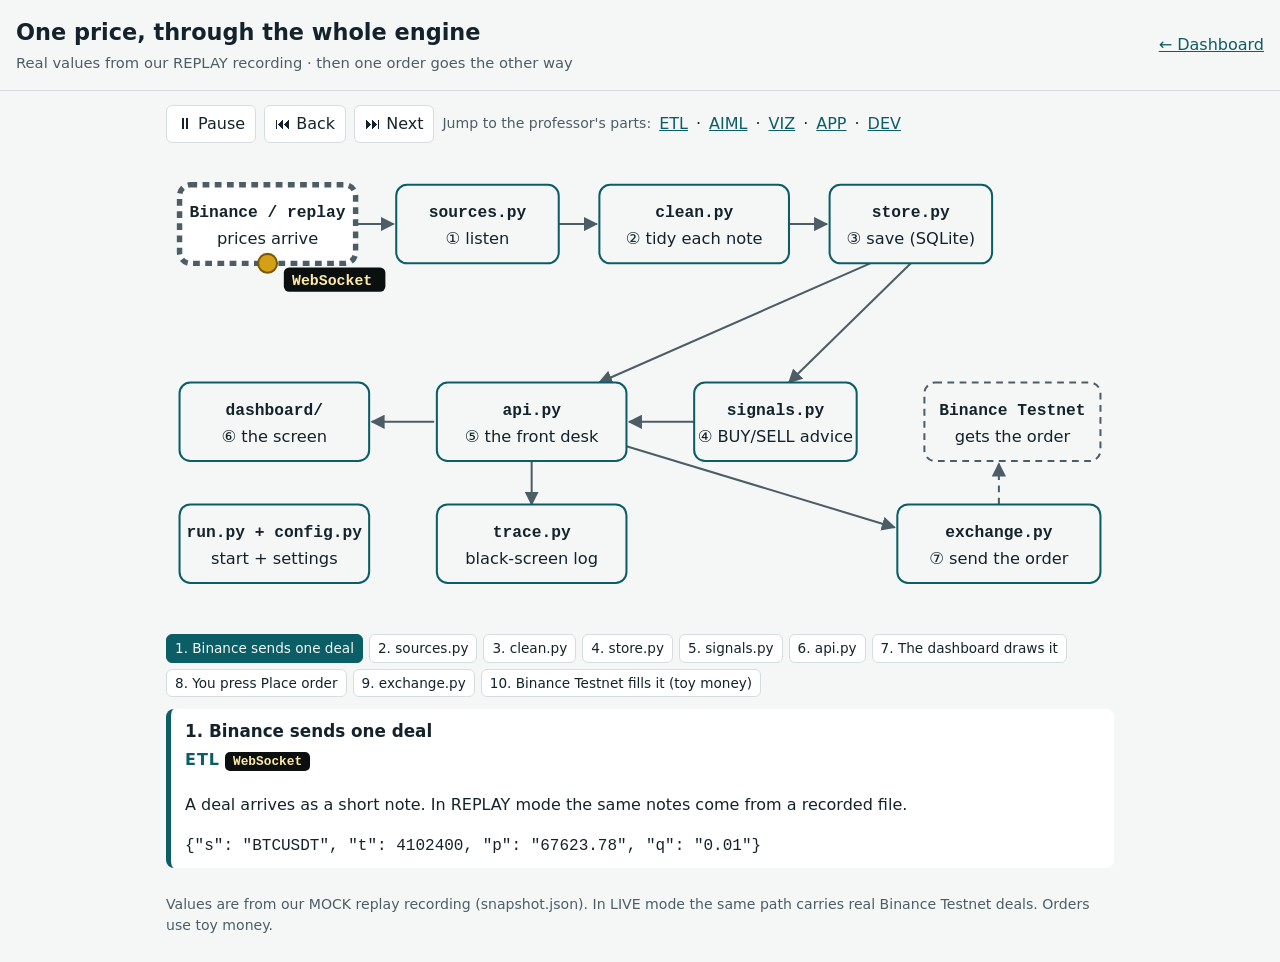
<file: dashboard/flow.html>
<!doctype html>
<!--
  The data-flow animation.

  In plain words:
    One real price from our recording travels through the engine, box by box.
    At every stop a card says what that file does to it, and a tag on the dot
    names the tool doing the work (WebSocket, SQLite, FastAPI, Chart.js, HMAC).
    Then an order travels the other way, from the screen to Binance Testnet.

    Open flow.html#etl, #aiml, #viz, #app or #dev to jump to the part the
    professor's component list talks about.
-->
<html lang="en">
<head>
<meta charset="utf-8">
<meta name="viewport" content="width=device-width, initial-scale=1">
<title>Data Flow · Centralized Trading Engine</title>
<link rel="stylesheet" href="style.css">
<style>
  .flow-wrap{padding:14px max(16px,env(safe-area-inset-left,0px));display:grid;gap:12px;max-width:980px;margin:0 auto}
  .map{width:100%;min-width:620px;height:auto;color:var(--muted)}
  .map rect{fill:var(--bg);stroke:var(--acc);stroke-width:1.5;transition:fill .3s,stroke-width .3s}
  .map .ext rect{stroke:var(--muted);stroke-dasharray:5 4}
  .map text{fill:var(--ink);font-size:12px;text-anchor:middle}
  .map text.f{font-weight:700;font-family:ui-monospace,Consolas,monospace}
  .map .arrows line{stroke:currentColor;stroke-width:1.5;marker-end:url(#ah)}
  .map g.on rect{fill:var(--card);stroke-width:4}
  .map g.lane rect{stroke-width:3;stroke-dasharray:none}
  #dot{fill:#d4a017;stroke:#7a5a00;stroke-width:1.5}
  #tag rect{fill:#0b0f10;stroke:none}
  #tag text{fill:#ffe9a8;font:700 11px ui-monospace,Consolas,monospace;text-anchor:start}
  .stop{border-left:5px solid var(--acc);background:var(--card);border-radius:8px;padding:10px 14px;min-height:118px}
  .stop h2{margin:0 0 4px}
  .stop .tech{display:inline-block;font:700 .8rem ui-monospace,Consolas,monospace;background:#0b0f10;color:#ffe9a8;border-radius:5px;padding:2px 8px;margin:2px 6px 6px 0}
  .stop code{white-space:pre-wrap;word-break:break-word}
  .ctrl{display:flex;gap:8px;flex-wrap:wrap;align-items:center}
  .chips{display:flex;gap:6px;flex-wrap:wrap}
  .chips button{font-size:.85rem;padding:3px 8px}
  .chips button[aria-current="step"]{background:var(--acc);color:var(--bg);border-color:var(--acc)}
  .comp{font-weight:700;letter-spacing:.06em;color:var(--acc)}
</style>
</head>
<body>
<header>
  <div>
    <h1>One price, through the whole engine</h1>
    <p class="sub">Real values from our REPLAY recording · then one order goes the other way</p>
  </div>
  <div class="right"><a href="./">← Dashboard</a></div>
</header>

<div class="flow-wrap">
  <div class="ctrl">
    <button type="button" id="play">⏸ Pause</button>
    <button type="button" id="back">⏮ Back</button>
    <button type="button" id="next">⏭ Next</button>
    <span class="muted small">Jump to the professor's parts:</span>
    <a href="#etl">ETL</a> · <a href="#aiml">AIML</a> · <a href="#viz">VIZ</a> · <a href="#app">APP</a> · <a href="#dev">DEV</a>
  </div>

  <div class="scroll">
  <svg class="map" viewBox="0 0 700 340" role="img" aria-label="Engine diagram with a moving dot that carries one price from Binance to the dashboard, then one order back to Binance Testnet">
    <defs><marker id="ah" viewBox="0 0 10 10" refX="9" refY="5" markerWidth="7" markerHeight="7" orient="auto"><path d="M0 0L10 5L0 10z" fill="currentColor"/></marker></defs>
    <g class="arrows">
      <line x1="140" y1="51" x2="168" y2="51"/><line x1="290" y1="51" x2="318" y2="51"/><line x1="460" y1="51" x2="488" y2="51"/>
      <line x1="550" y1="80" x2="460" y2="168"/><line x1="520" y1="80" x2="320" y2="168"/>
      <line x1="390" y1="197" x2="342" y2="197"/><line x1="198" y1="197" x2="152" y2="197"/>
      <line x1="270" y1="226" x2="270" y2="258"/><line x1="340" y1="215" x2="538" y2="275"/>
      <line x1="615" y1="258" x2="615" y2="228" stroke-dasharray="5 4"/>
    </g>
    <g id="b-binance" class="ext"><rect x="10" y="22" width="130" height="58" rx="8"/><text x="75" y="46" class="f">Binance / replay</text><text x="75" y="66">prices arrive</text></g>
    <g id="b-sources"><rect x="170" y="22" width="120" height="58" rx="8"/><text x="230" y="46" class="f">sources.py</text><text x="230" y="66">① listen</text></g>
    <g id="b-clean"><rect x="320" y="22" width="140" height="58" rx="8"/><text x="390" y="46" class="f">clean.py</text><text x="390" y="66">② tidy each note</text></g>
    <g id="b-store"><rect x="490" y="22" width="120" height="58" rx="8"/><text x="550" y="46" class="f">store.py</text><text x="550" y="66">③ save (SQLite)</text></g>
    <g id="b-signals"><rect x="390" y="168" width="120" height="58" rx="8"/><text x="450" y="192" class="f">signals.py</text><text x="450" y="212">④ BUY/SELL advice</text></g>
    <g id="b-api"><rect x="200" y="168" width="140" height="58" rx="8"/><text x="270" y="192" class="f">api.py</text><text x="270" y="212">⑤ the front desk</text></g>
    <g id="b-dashboard"><rect x="10" y="168" width="140" height="58" rx="8"/><text x="80" y="192" class="f">dashboard/</text><text x="80" y="212">⑥ the screen</text></g>
    <g id="b-trace"><rect x="200" y="258" width="140" height="58" rx="8"/><text x="270" y="282" class="f">trace.py</text><text x="270" y="302">black-screen log</text></g>
    <g id="b-exchange"><rect x="540" y="258" width="150" height="58" rx="8"/><text x="615" y="282" class="f">exchange.py</text><text x="615" y="302">⑦ send the order</text></g>
    <g id="b-testnet" class="ext"><rect x="560" y="168" width="130" height="58" rx="8"/><text x="625" y="192" class="f">Binance Testnet</text><text x="625" y="212">gets the order</text></g>
    <g id="b-run"><rect x="10" y="258" width="140" height="58" rx="8"/><text x="80" y="282" class="f">run.py + config.py</text><text x="80" y="302">start + settings</text></g>
    <circle id="dot" r="7" cx="75" cy="80"/>
    <g id="tag"><rect x="0" y="0" width="80" height="18" rx="4"/><text x="6" y="13">WebSocket</text></g>
  </svg>
  </div>

  <div class="chips" id="chips" aria-label="Stops"></div>
  <section class="stop" id="stop" aria-live="polite"></section>
  <p class="muted small">Values are from our MOCK replay recording (snapshot.json). In LIVE mode the same path carries real Binance Testnet deals. Orders use toy money.</p>
</div>

<script>
// Each stop: which box, the tool doing the work, what happens, and which of the professor's parts it is.
const STOPS = [
  { box: "binance",  comp: "etl",  tool: "WebSocket",  title: "Binance sends one deal",
    text: "A deal arrives as a short note. In REPLAY mode the same notes come from a recorded file.",
    code: '{"s": "BTCUSDT", "t": 4102400, "p": "67623.78", "q": "0.01"}' },
  { box: "sources",  comp: "etl",  tool: "asyncio.Queue", title: "sources.py: listen",
    text: "The note is dropped on a conveyor belt, so listening never waits for saving.",
    code: "queue.put(message)" },
  { box: "clean",    comp: "etl",  tool: "Python", title: "clean.py: tidy the note",
    text: "Short names become clear names and text becomes numbers. One tidy row.",
    code: "price 67623.78 · qty 0.01 · trade_id 4102400 · source REPLAY" },
  { box: "store",    comp: "etl",  tool: "SQLite", title: "store.py: save it in the SQLite file",
    text: "The row goes into the trades table. (symbol, trade_id) is the key, so the same deal is never stored twice.",
    code: "INSERT INTO trades (symbol, trade_id, price, qty, ts, source)" },
  { box: "signals",  comp: "aiml", tool: "moving averages", title: "signals.py: the advice",
    text: "It compares the 5-minute average with the 15-minute average. No fresh crossing this minute, so: HOLD.",
    code: "short 67,382.82  vs  long 67,441.70  →  HOLD" },
  { box: "api",      comp: "app",  tool: "FastAPI", title: "api.py: the front desk",
    text: "The dashboard asks; FastAPI answers in JSON. The same menu, published as openapi.json, lets another team build a plugin.",
    code: "GET /signals/BTCUSDT  →  200  {\"advice\": \"HOLD\", ...}" },
  { box: "dashboard", comp: "viz", tool: "Chart.js", title: "The dashboard draws it",
    text: "The price line, both averages and the advice appear. BUY and SELL are written in words with arrows, never colour alone.",
    code: "BTCUSDT 67,623.78 USDT · advice HOLD" },
  { box: "api",      comp: "app",  tool: "FastAPI", title: "You press Place order",
    text: "The order goes back to the front desk. Every call is also written to the black-screen log (trace.py).",
    code: "POST /orders  {\"side\": \"BUY\", \"type\": \"MARKET\", \"qty\": 0.001}" },
  { box: "exchange", comp: "app",  tool: "HMAC-SHA256", title: "exchange.py: sign and send",
    text: "The order is signed with the secret key so Binance knows it is really ours. In demo mode a pretend exchange fills it.",
    code: "signature = HMAC-SHA256(secret, query)" },
  { box: "testnet",  comp: "app",  tool: "Testnet", title: "Binance Testnet fills it (toy money)",
    text: "The answer comes back and store.py writes the order into the orders table. The dashboard shows a pop-up: FILLED.",
    code: "INSERT INTO orders (... status 'FILLED', filled_price ...)" }
];
const JUMP = { etl: 0, aiml: 4, app: 5, dev: 5, viz: 6, orders: 7 };
const LANE = { etl: ["sources", "clean", "store"], aiml: ["signals"], viz: ["dashboard"], app: ["api", "exchange", "run"], dev: ["api"] };

const $ = (id) => document.getElementById(id);
const centre = (name) => { const r = $("b-" + name).querySelector("rect");
  return [ +r.getAttribute("x") + +r.getAttribute("width") / 2, +r.getAttribute("y") + +r.getAttribute("height") ]; };  // the dot rides on the bottom edge, so labels stay readable
const reduced = matchMedia("(prefers-reduced-motion: reduce)").matches;
let at = 0, playing = !reduced, timer = null, lane = null;

STOPS.forEach((s, i) => {
  const b = document.createElement("button"); b.type = "button"; b.textContent = (i + 1) + ". " + s.title.split(":")[0];
  b.addEventListener("click", () => { pause(); go(i); }); $("chips").appendChild(b);
});

function moveDot(from, to, done) {
  const [x0, y0] = centre(from), [x1, y1] = centre(to);
  if (reduced || from === to) { place(x1, y1); return done(); }
  const t0 = performance.now(), ms = 900;
  (function step(now) {
    const k = Math.min(1, (now - t0) / ms), e = k < .5 ? 2 * k * k : 1 - Math.pow(-2 * k + 2, 2) / 2;
    place(x0 + (x1 - x0) * e, y0 + (y1 - y0) * e);
    k < 1 ? requestAnimationFrame(step) : done();
  })(t0);
}
function place(x, y) {
  $("dot").setAttribute("cx", x); $("dot").setAttribute("cy", y);
  $("tag").setAttribute("transform", `translate(${Math.min(x + 12, 600)},${y + 3})`);
}
function show(i) {
  const s = STOPS[i];
  document.querySelectorAll(".map g[id^='b-']").forEach(g => g.classList.toggle("on", g.id === "b-" + s.box));
  const t = $("tag").querySelector("text"); t.textContent = s.tool;
  $("tag").querySelector("rect").setAttribute("width", 12 + s.tool.length * 7);
  $("stop").innerHTML = `<h2>${i + 1}. ${s.title}</h2><span class="comp">${s.comp.toUpperCase()}</span> <span class="tech">${s.tool}</span><p>${s.text}</p><code>${s.code.replace(/</g, "&lt;")}</code>`;
  [...$("chips").children].forEach((b, k) => { if (k === i) b.setAttribute("aria-current", "step"); else b.removeAttribute("aria-current"); });
}
function go(i) {
  const from = STOPS[at].box; at = (i + STOPS.length) % STOPS.length;
  moveDot(from, STOPS[at].box, () => { show(at); if (playing) timer = setTimeout(() => go(at + 1), 3200); });
}
function pause() { playing = false; clearTimeout(timer); $("play").textContent = "▶ Play"; }
$("play").addEventListener("click", () => { if (playing) pause(); else { playing = true; $("play").textContent = "⏸ Pause"; go(at + 1); } });
$("next").addEventListener("click", () => { pause(); go(at + 1); });
$("back").addEventListener("click", () => { pause(); go(at - 1); });

function fromHash() {
  const h = location.hash.slice(1);
  document.querySelectorAll(".map g.lane").forEach(g => g.classList.remove("lane"));
  if (LANE[h]) LANE[h].forEach(n => $("b-" + n).classList.add("lane"));
  if (h in JUMP) { pause(); go(JUMP[h]); }
}
window.addEventListener("hashchange", fromHash);
if (!playing) $("play").textContent = "▶ Play";
show(0); place(...centre("binance"));
if (location.hash) fromHash(); else if (playing) timer = setTimeout(() => go(1), 2500);
</script>
</body>
</html>
</file>
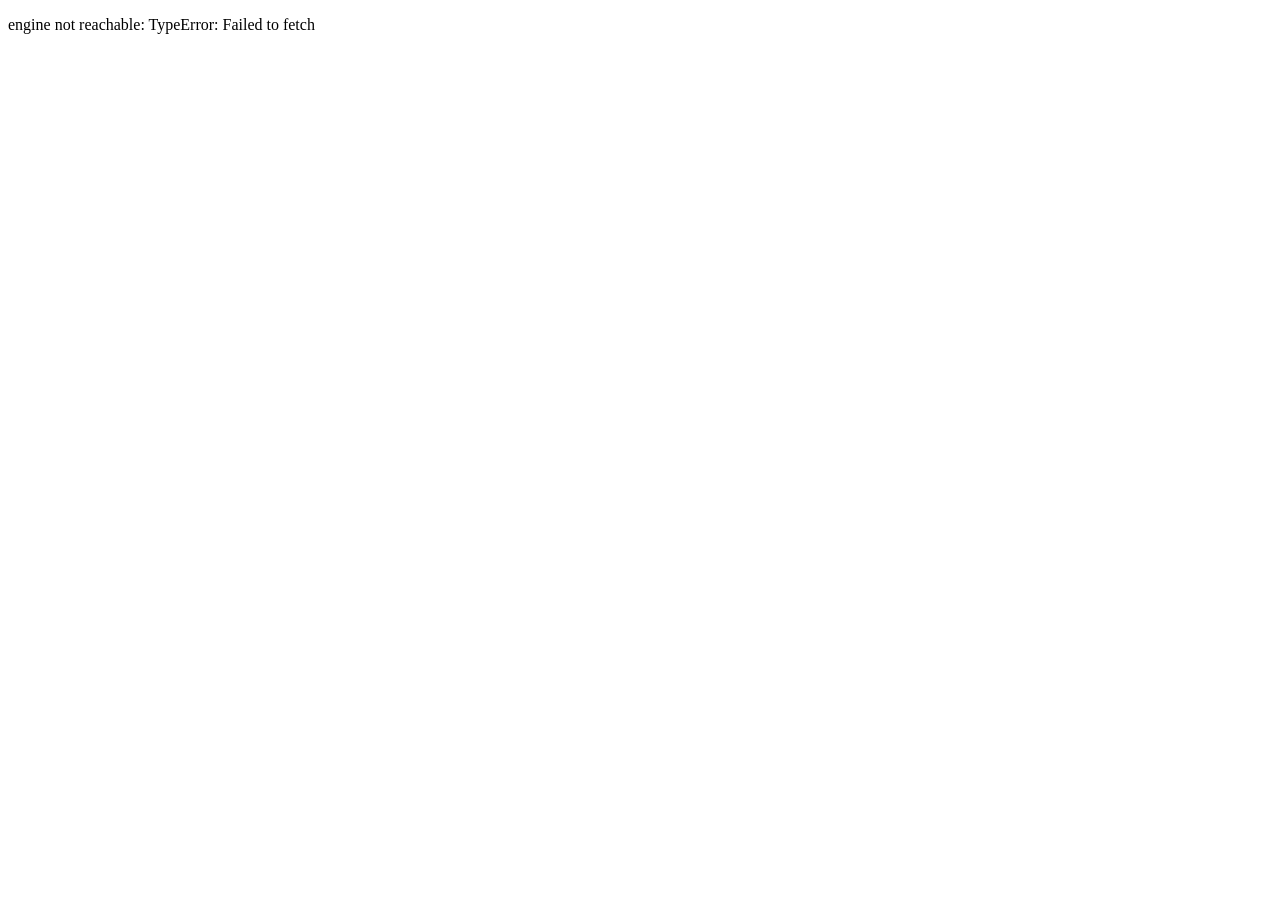
<file: plugin/examples/client.html>
<!doctype html>
<!-- Smallest useful browser plugin. Open this file in a browser while the engine runs on localhost:8000. -->
<meta charset="utf-8"><title>CTE plugin example</title>
<p id="out">loading…</p>
<script>
const BASE = "http://localhost:8000";
fetch(BASE + "/prices/BTCUSDT").then(r => r.json()).then(p =>
  fetch(BASE + "/signals/BTCUSDT").then(r => r.json()).then(s => {
    document.getElementById("out").textContent = `BTCUSDT ${p.price} (${p.source}) · advice ${s.advice}`;
  })).catch(e => { document.getElementById("out").textContent = "engine not reachable: " + e; });
</script>
</file>
<file: dashboard/style.css>
/* Dashboard look. Light and dark both keep strong contrast; meaning never rides on colour alone. */
:root{--bg:#f5f7f6;--card:#fff;--ink:#14232b;--muted:#4c5d65;--line:#d4dde0;--acc:#0b5d66;--warn:#8a2d0a}
[data-theme="dark"]{--bg:#121619;--card:#1b2126;--ink:#e9eef0;--muted:#a7b4ba;--line:#30393f;--acc:#6cc8cf;--warn:#f0a07a}
*{box-sizing:border-box}
body{margin:0;background:var(--bg);color:var(--ink);font:16px/1.5 system-ui,-apple-system,"Segoe UI",Roboto,sans-serif}
header{display:flex;justify-content:space-between;align-items:center;gap:12px;flex-wrap:wrap;padding:16px max(16px,env(safe-area-inset-left,0px));border-bottom:1px solid var(--line)}
h1{font-size:1.4rem;margin:0}h2{font-size:1.05rem;margin:0 0 8px}
.sub,.muted{color:var(--muted)}.sub{margin:2px 0 0;font-size:.92rem}.small{font-size:.88rem}
.right{display:flex;gap:10px;align-items:center}
.badge{font-weight:700;letter-spacing:.06em;border:2px solid var(--acc);color:var(--acc);border-radius:6px;padding:3px 10px}
.badge.replay,.badge.snapshot{border-style:dashed}
button,select,input{font:inherit;color:var(--ink);background:var(--card);border:1px solid var(--line);border-radius:6px;padding:6px 10px}
button{cursor:pointer}button[type=submit]{background:var(--acc);color:var(--bg);border-color:var(--acc);font-weight:600}
main{display:grid;grid-template-columns:repeat(auto-fit,minmax(300px,1fr));gap:14px;padding:14px max(16px,env(safe-area-inset-left,0px))}
.card{background:var(--card);border:1px solid var(--line);border-radius:10px;padding:14px;min-width:0}
.wide{grid-column:1/-1}
.row{display:flex;justify-content:space-between;align-items:baseline;gap:10px;flex-wrap:wrap}
.price{font-size:1.5rem;font-weight:700}
.chart-box{position:relative;height:320px}
.legend{font-size:.88rem;color:var(--muted);margin:6px 0 0}
.advice{font-size:2rem;font-weight:800;margin:4px 0}
form{display:grid;gap:8px}label{display:grid;gap:3px;font-size:.92rem}
.scroll{overflow-x:auto}table{width:100%;border-collapse:collapse;font-size:.92rem}
th,td{text-align:left;padding:5px 6px;border-bottom:1px solid var(--line)}th{color:var(--muted);font-weight:600}
footer{padding:12px max(16px,env(safe-area-inset-left,0px));color:var(--muted);font-size:.88rem}
a{color:var(--acc)}

/* Call trace: a black terminal box in both themes (on purpose). */
.term{background:#0b0f10;color:#d7e3e8;font:13px/1.45 ui-monospace,SFMono-Regular,Menlo,Consolas,monospace;height:260px;overflow:auto;padding:10px 12px;border-radius:8px;border:1px solid #263238;white-space:pre-wrap;word-break:break-all}
.term .t-cmd{color:#e8f1f4}.term .t-ok{color:#8fe3a1}.term .t-err{color:#ff9a8a}.term .t-meta{color:#7f939b}
button[aria-pressed="true"]{border-color:var(--acc);font-weight:600}
.term .t-order{color:#ffd166;font-weight:700}
.order-swatch{background:#0b0f10;color:#ffd166;font-weight:700;padding:0 4px;border-radius:3px}
.toasts{position:fixed;right:max(16px,env(safe-area-inset-right,0px));bottom:max(16px,env(safe-area-inset-bottom,0px));display:grid;gap:8px;z-index:20;max-width:min(420px,calc(100vw - 32px))}
.toast{background:#0b3d2e;color:#e9fff4;border:2px solid #4fd18b;border-radius:10px;padding:10px 14px;font-weight:600;box-shadow:0 6px 20px rgba(0,0,0,.25);transition:opacity .6s}
.toast.gone{opacity:0}
.pnl{font-weight:800}.pnl.up{color:#1b7f4b}.pnl.down{color:var(--warn)}
#follow-advice{margin-top:6px}

/* Code map: opens when you click the mode badge. */
#badge{cursor:pointer}
dialog#codemap{width:min(900px,96vw);max-height:90vh;overflow:auto;background:var(--card);color:var(--ink);border:1px solid var(--line);border-radius:10px;padding:14px}
dialog#codemap::backdrop{background:rgba(0,0,0,.45)}
.map{width:100%;min-width:620px;height:auto;color:var(--muted)}
.map rect{fill:var(--bg);stroke:var(--acc);stroke-width:1.5}
.map .ext rect{stroke:var(--muted);stroke-dasharray:5 4}
.map text{fill:var(--ink);font-size:12px;text-anchor:middle}
.map text.f{font-weight:700;font-family:ui-monospace,Consolas,monospace}
.map .note{fill:var(--muted);text-anchor:start;font-size:11px}
.map .arrows line{stroke:currentColor;stroke-width:1.5;marker-end:url(#ah)}
#codemap td:last-child{white-space:nowrap}
.map a:hover rect,.map a:focus rect{fill:var(--card);stroke-width:3}

/* Film link and the three slim collapsibles in the code map. */
.filmbtn{font-weight:600;text-decoration:none;border:1px solid var(--acc);border-radius:6px;padding:5px 10px}
.filmlinks{margin:4px 0 8px;font-weight:600}
details.slim{border:1px solid var(--line);border-radius:8px;padding:4px 10px;margin:0 0 6px}
details.slim>summary{cursor:pointer;font-weight:600;padding:2px 0}
details.slim[open]{padding-bottom:8px}
details.slim td{vertical-align:top}

.gh-grid{display:grid;grid-template-columns:repeat(auto-fit,minmax(260px,1fr));gap:12px;margin-top:8px}
.gh-grid>div{min-width:0}
#codemap h3{font-size:.95rem;margin:8px 0 4px}
pre.cmd{background:#0b0f10;color:#d7e3e8;font:12.5px/1.5 ui-monospace,Consolas,monospace;padding:8px 10px;border-radius:6px;overflow-x:auto;margin:0}

/* The mode badge is the hidden door to the code map: invisible, still clickable, shown when focused by keyboard. */
#badge{opacity:0}
#badge:focus-visible{opacity:1}
</file>
